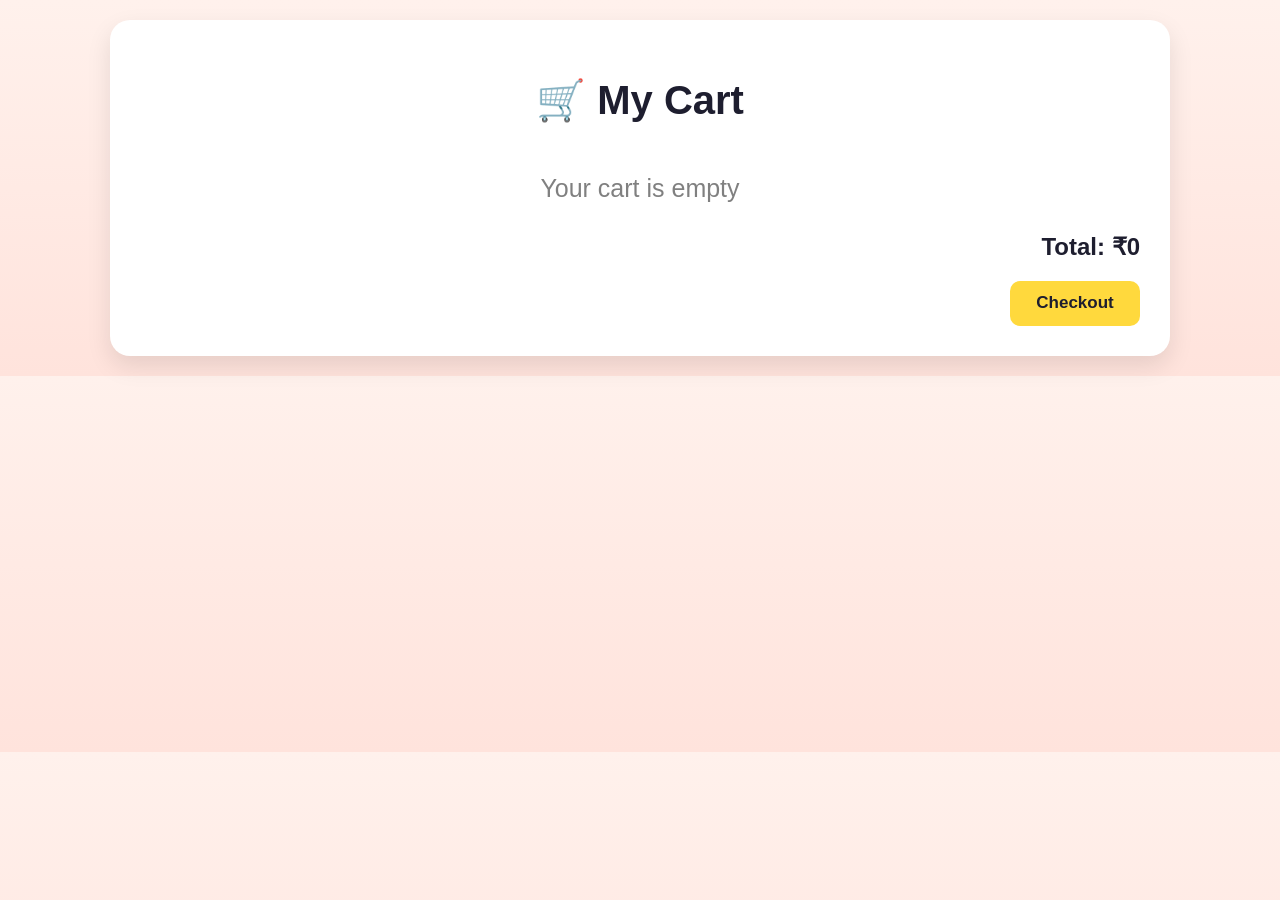
<file: cart.html>
<!DOCTYPE html>
<html lang="en">

<head>
    <meta charset="UTF-8">
    <meta name="viewport" content="width=device-width, initial-scale=1.0">
    <title>My Cart</title>

    <link rel="stylesheet" href="style.css">

    <style>
        .cart-container {
            max-width: 1000px;
            margin: auto;
            background: white;
            padding: 30px;
            border-radius: 20px;
            box-shadow: 0 10px 25px rgba(0, 0, 0, 0.1);
        }

        .cart-title {
            text-align: center;
            font-size: 40px;
            margin-bottom: 30px;
            color: #1E1E2F;
        }

        .cart-item {
            display: flex;
            justify-content: space-between;
            align-items: center;
            padding: 20px;
            margin-bottom: 15px;
            border-radius: 15px;
            background: linear-gradient(120deg, #fccb90 0%, #d57eeb 100%);
        }

        .cart-item h3 {
            margin: 0;
            font-size: 22px;
        }

        .cart-item p {
            margin: 0;
            font-size: 18px;
            font-weight: bold;
        }

        .remove-btn {
            background: crimson;
            color: white;
        }

        .remove-btn:hover {
            background: darkred;
            color: white;
        }

        .total-box {
            margin-top: 30px;
            text-align: right;
        }

        .total-box h2 {
            color: #1E1E2F;
        }

        .empty-cart {
            text-align: center;
            font-size: 25px;
            color: gray;
            margin-top: 50px;
        }
    </style>

</head>

<body>

    <div class="cart-container">

        <h1 class="cart-title">🛒 My Cart</h1>

        <div id="cart-items"></div>

        <div class="total-box">
            <h2 id="total-price">Total: ₹0</h2>

            <button onclick="checkout()">
                Checkout
            </button>
        </div>

    </div>

    <script>

        let cart = JSON.parse(localStorage.getItem("cart")) || [];

        const cartItemsContainer =
            document.getElementById("cart-items");

        const totalPrice =
            document.getElementById("total-price");

        function renderCart() {

            cartItemsContainer.innerHTML = "";

            let total = 0;

            if (cart.length === 0) {

                cartItemsContainer.innerHTML = `
                    <p class="empty-cart">
                        Your cart is empty
                    </p>
                `;

                totalPrice.innerText = "Total: ₹0";

                return;
            }

            cart.forEach((item, index) => {

                total += item.price;

                const div = document.createElement("div");

                div.classList.add("cart-item");

                div.innerHTML = `
                    <div>
                        <h3>${item.name}</h3>
                        <p>₹${item.price}</p>
                    </div>

                    <button class="remove-btn"
                        onclick="removeItem(${index})">
                        Remove
                    </button>
                `;

                cartItemsContainer.appendChild(div);

            });

            totalPrice.innerText = `Total: ₹${total}`;

        }

        function removeItem(index) {

            cart.splice(index, 1);

            localStorage.setItem(
                "cart",
                JSON.stringify(cart)
            );

            renderCart();

        }

        function checkout() {

            if (cart.length === 0) {

                alert("Your cart is empty");

                return;
            }

            alert("Order placed successfully!");

            localStorage.removeItem("cart");

            cart = [];

            renderCart();

        }

        renderCart();

    </script>

</body>

</html>
</file>
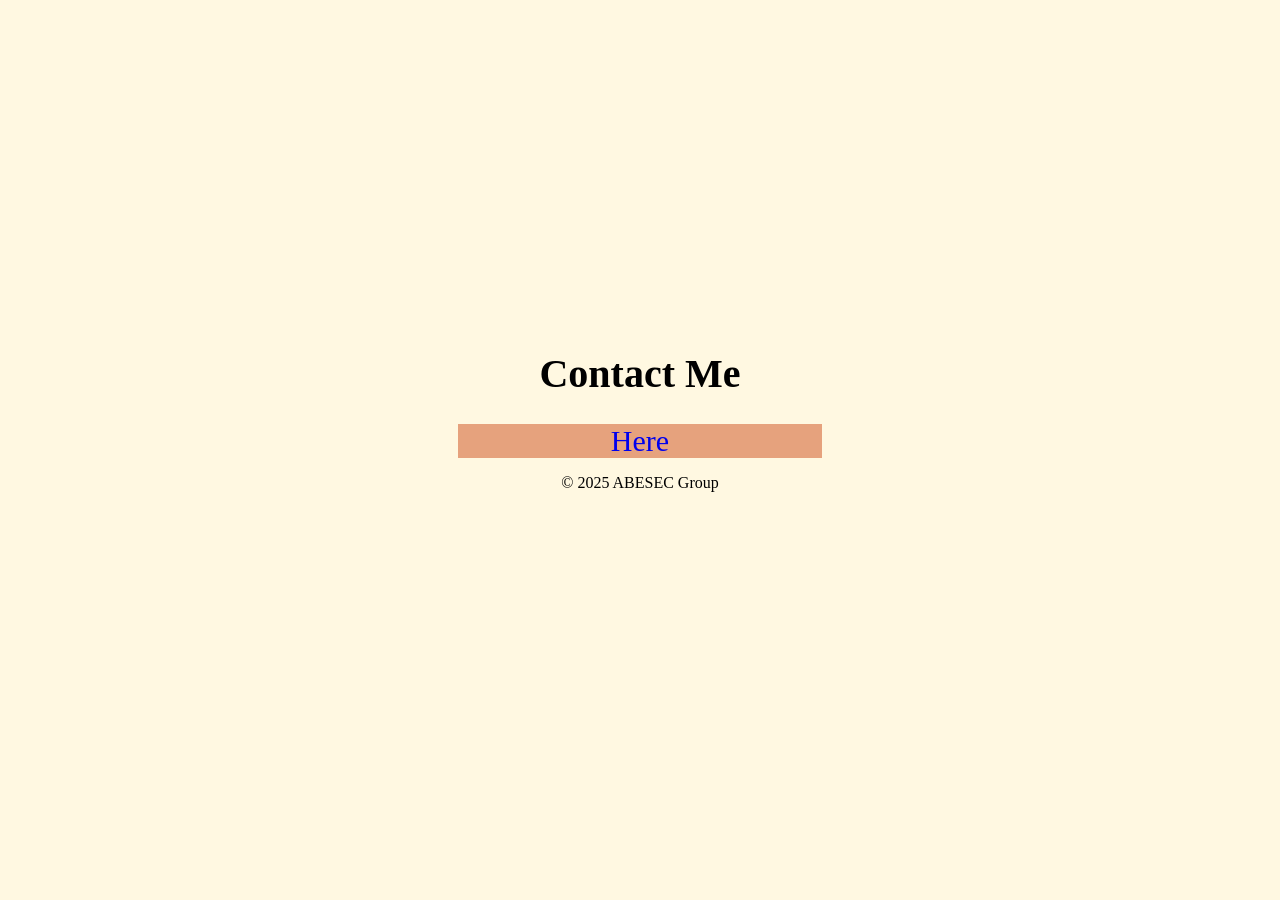
<file: contact.html>
<html>
    <head>
        <title>Contact</title>
    </head>
    <style>
        body{   
            margin-top: 350px;
            background: cadetblue;
            background-color: #fff8e1;
        }

        .msg{
            font-size: 30px;
            text-decoration: solid;
            display: flex;
            justify-content: center;
            background: rgb(230, 162, 125);
            padding: 0;
            margin-right: 450px;
            margin-left: 450px;

        }
    </style>

    <body>
        <center>
            <h1 style="font-size: 40px;">Contact Me</h1>
            <a class="msg" href="https://www.instagram.com/fr.beingdevansh">Here</a>
            <p>© 2025 ABESEC Group</p>
        </center>
    </body>
</html>
</file>
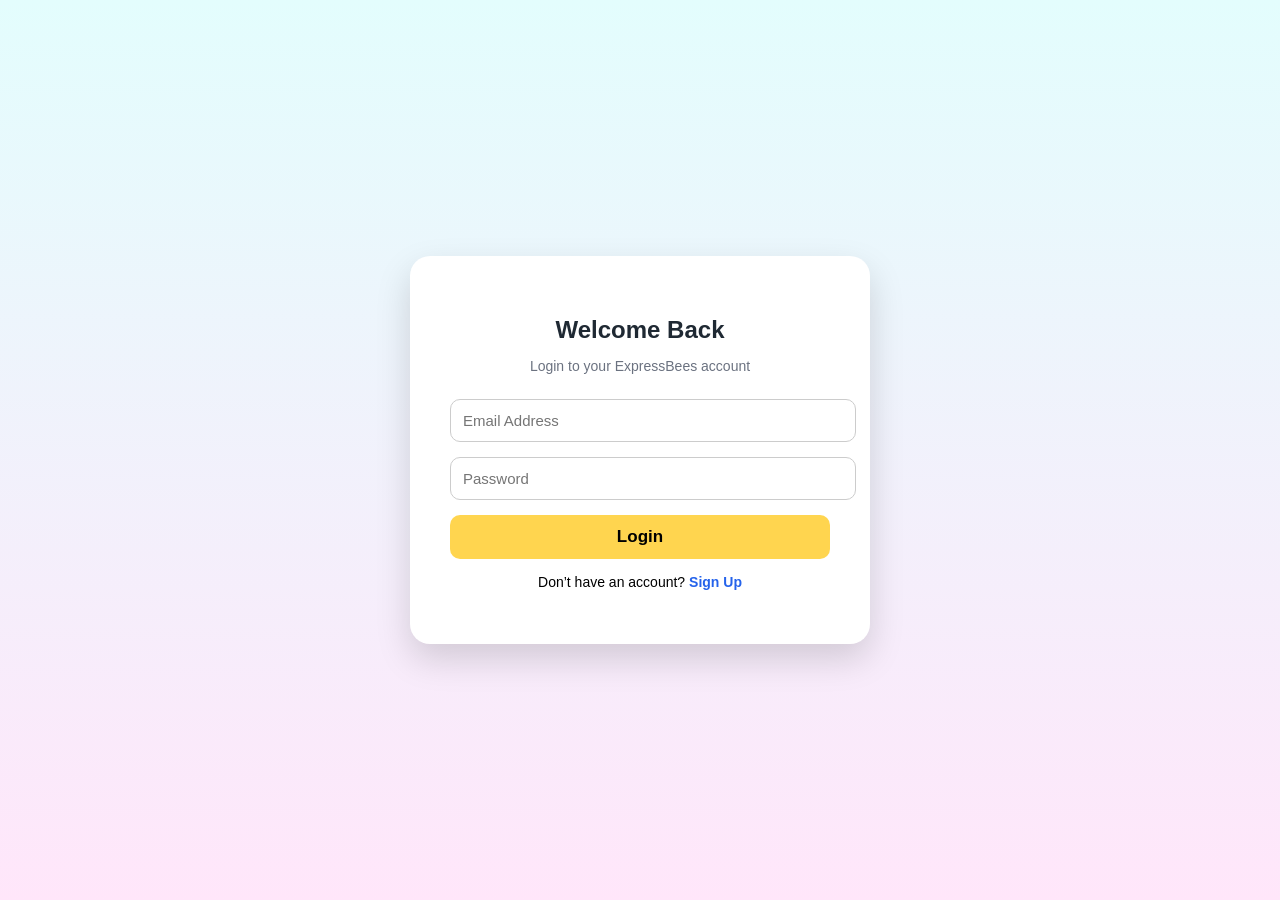
<file: login.html>
<!DOCTYPE html>
<html lang="en">
<head>
<meta charset="UTF-8">
<title>Login | ExpressBees</title>
<meta name="viewport" content="width=device-width, initial-scale=1.0">

<style>
body {
    font-family: Arial, sans-serif;
    background: linear-gradient(to bottom, #e3fdfd, #ffe6fa);
    display: flex;
    justify-content: center;
    align-items: center;
    height: 100vh;
    margin: 0;
}

.login-box {
    background: #ffffff;
    width: 380px;
    padding: 40px;
    border-radius: 20px;
    box-shadow: 0 15px 35px rgba(0,0,0,0.15);
    text-align: center;
}

.login-box h2 {
    margin-bottom: 5px;
    color: #1f2933;
}

.subtitle {
    font-size: 14px;
    margin-bottom: 25px;
    color: #6b7280;
}

.login-box input {
    width: 100%;
    padding: 12px;
    margin-bottom: 15px;
    border-radius: 10px;
    border: 1px solid #ccc;
    font-size: 15px;
}

.login-box input:focus {
    outline: none;
    border-color: #facc15;
}

.login-box button {
    width: 100%;
    padding: 12px;
    background: #ffd54f;
    border: none;
    border-radius: 10px;
    font-size: 17px;
    font-weight: bold;
    cursor: pointer;
}

.login-box button:hover {
    background: #ffca28;
}

.extra-links {
    margin-top: 15px;
    font-size: 14px;
}

.extra-links a {
    color: #2563eb;
    font-weight: bold;
    text-decoration: none;
}

.extra-links a:hover {
    text-decoration: underline;
}
</style>
</head>

<body>

<div class="login-box">
    <h2>Welcome Back</h2>
    <p class="subtitle">Login to your ExpressBees account</p>

    <form>
        <input type="email" placeholder="Email Address" required>
        <input type="password" placeholder="Password" required>

        <button type="submit">Login</button>
    </form>

    <div class="extra-links">
        <p>
            Don’t have an account?
            <a href="signup.html">Sign Up</a>
        </p>
    </div>
</div>

</body>
</html>
</file>
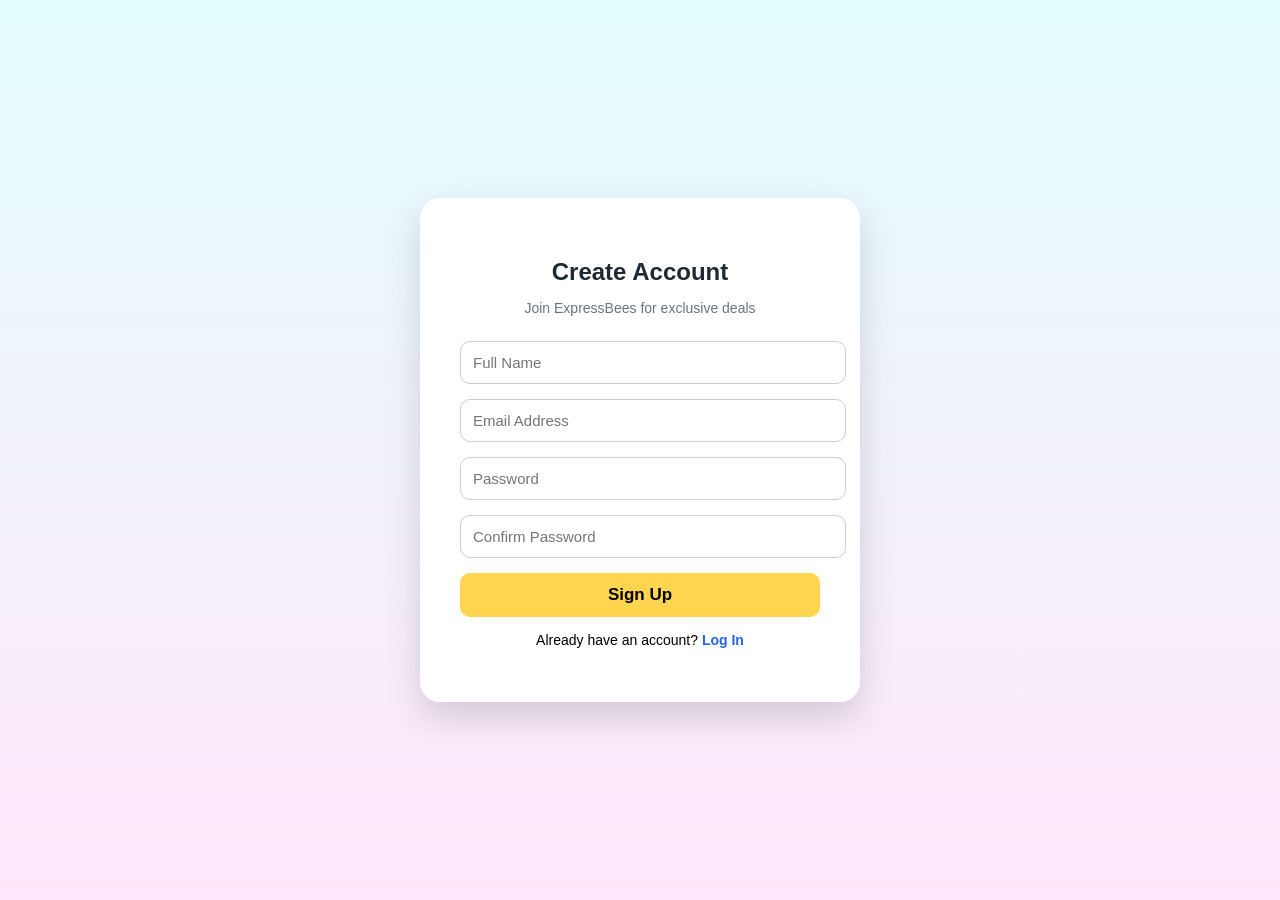
<file: signin.html>
<!DOCTYPE html>
<html lang="en">
<head>
    <meta charset="UTF-8">
    <title>Sign Up | ExpressBees</title>
    <meta name="viewport" content="width=device-width, initial-scale=1.0">

    <style>
        body {
            font-family: Arial, sans-serif;
            background: linear-gradient(to bottom, #e3fdfd, #ffe6fa);
            display: flex;
            justify-content: center;
            align-items: center;
            height: 100vh;
            margin: 0;
        }

        .signup-container {
            background: white;
            padding: 40px;
            width: 360px;
            border-radius: 20px;
            box-shadow: 0 15px 35px rgba(0,0,0,0.15);
            text-align: center;
        }

        .signup-container h2 {
            margin-bottom: 5px;
            color: #1f2933;
        }

        .subtitle {
            font-size: 14px;
            margin-bottom: 25px;
            color: #6b7280;
        }

        .signup-container input {
            width: 100%;
            padding: 12px;
            margin-bottom: 15px;
            border-radius: 10px;
            border: 1px solid #ccc;
            font-size: 15px;
        }

        .signup-container input:focus {
            outline: none;
            border-color: #facc15;
        }

        .signup-container button {
            width: 100%;
            padding: 12px;
            background: #ffd54f;
            border: none;
            border-radius: 10px;
            font-size: 17px;
            font-weight: bold;
            cursor: pointer;
        }

        .signup-container button:hover {
            background: #ffca28;
        }

        .login-link {
            margin-top: 15px;
            font-size: 14px;
        }

        .login-link a {
            color: #2563eb;
            font-weight: bold;
            text-decoration: none;
        }
    </style>
</head>

<body>

<div class="signup-container">
    <h2>Create Account</h2>
    <p class="subtitle">Join ExpressBees for exclusive deals</p>

    <form>
        <input type="text" placeholder="Full Name" required>
        <input type="email" placeholder="Email Address" required>
        <input type="password" placeholder="Password" required>
        <input type="password" placeholder="Confirm Password" required>

        <button type="submit">Sign Up</button>
    </form>

    <p class="login-link">
        Already have an account?
        <a href="login.html">Log In</a>
    </p>
</div>

</body>
</html>
</file>
<file: style.css>
body {
    font-family: Arial, sans-serif;
    margin: 0;
    background: linear-gradient(to bottom, #FFF1EC, #FFE3DC);
    padding: 20px;
}

.navbar {
    display: flex;
    justify-content: space-between;
    align-items: center;
    background: #1E1E2F;
    padding: 15px 25px;
    border-radius: 15px;
    margin-bottom: 40px;
}

.search-box {
    display: flex;
    align-items: center;
    background: linear-gradient(135deg, #ffffff, #f5f5f5);
    border-radius: 25px;
    padding: 5px;
    width: 260px;
    box-shadow: 0 5px 15px rgba(0, 0, 0, 0.15);
}

.search-box input {
    border: none;
    outline: none;
    padding: 10px 14px;
    font-size: 16px;
    flex: 1;
    background: transparent;
    color: #1E1E2F;
}

.search-box input::placeholder {
    color: #888;
}

.search-btn {
    background: linear-gradient(135deg, #FF3B3B, #FF6F61);
    border: none;
    color: #fff;
    padding: 10px 14px;
    border-radius: 50%;
    cursor: pointer;
    font-size: 16px;
}

.logo {
    font-size: 26px;
    font-weight: bold;
    color: #FFD93D;
}

.link,
.nav-links {
    list-style: none;
    display: flex;
    gap: 20px;
    font-size: 18px;
}

.link li a,
.nav-links li a {
    text-decoration: none;
    color: #FF6F61;
    font-weight: bold;
    transition: 0.3s;
}

.link li a:hover,
.nav-links li a:hover {
    color: #FFD93D;
}

#tech {
    background: #94f4f1;
    padding: 20px;
    border-radius: 50px;
    border-style: solid;
    color: #000000;
}

#fashion {
    background: #eff494;
    padding: 20px;
    border-radius: 50px;
    border-style: solid;
    color: #000000;
}

#accessories {
    background: #d8f1bd;
    padding: 20px;
    border-radius: 50px;
    border-style: solid;
    color: #000000;
}

#toys {
    background: #f0bf7a;
    padding: 20px;
    border-radius: 50px;
    border-style: solid;
    color: #000000;
}

.category {
    margin-bottom: 60px;
}

.category-title {
    margin-left: 150px;
    font-size: 34px;
    font-weight: bold;
    margin-bottom: 30px;
    color: #1E1E2F;
    letter-spacing: 2px;
}

.grid {
    max-width: 1200px;
    display: grid;
    grid-template-columns: repeat(auto-fit, minmax(250px, 1fr));
    gap: 20px;
    margin: 0 auto;
    align-items: stretch;
}

.product {
    padding: 25px;
    text-align: center;
    border-radius: 20px;
    display: flex;
    flex-direction: column;
    align-items: center;
    height: 420px;
    color: #1E1E2F;
    box-shadow: 0 10px 25px rgba(0, 0, 0, 0.08);
    transition: 0.3s;
}

.product:hover {
    transform: translateY(-8px);
}

.c {
    background: linear-gradient(120deg, #fccb90 0%, #d57eeb 100%);
}

.pimg {
    width: 100%;
    max-width: 180px;
    height: 180px;
    object-fit: cover;
    margin-bottom: 20px;
    background-color: rgba(255, 255, 255, 0.6);
    border-radius: 15px;
    box-shadow: 0 5px 15px rgba(0, 0, 0, 0.1);
}

.pname {
    font-size: 22px;
    font-weight: bold;
    text-align: center;
    height: 54px;
    display: flex;
    align-items: center;
    justify-content: center;
}

.price {
    font-size: 19px;
    font-weight: bold;
    margin-bottom: 10px;
}

.btn-group {
    display: flex;
    gap: 10px;
    margin-top: auto;
}

.cart-btn {
    background: #1E1E2F;
    color: white;
}

button,
.cart-btn {
    background-color: #FFD93D;
    color: #1E1E2F;
    width: 130px;
    height: 45px;
    margin-top: auto;
    font-size: 17px;
    font-weight: bold;
    border-radius: 10px;
    cursor: pointer;
    border: none;
    transition: 0.3s;
}

.cart-btn:hover {
    background: #333;
    color: white;
}

button:hover {
    background-color: #ffffff;
    color: #000000;
    transform: scale(1.1);
}

.cart-box {
    background: #FFD93D;
    color: #1E1E2F;
    padding: 10px 18px;
    border-radius: 12px;
    font-weight: bold;
    cursor: pointer;
    transition: 0.3s;
}

.cart-box:hover {
    transform: scale(1.05);
    background: white;
}

@media (max-width: 600px) {

    body {
        padding: 10px;
    }

    .navbar {
        flex-direction: column;
        gap: 15px;
        padding: 15px;
        text-align: center;
    }

    .logo {
        font-size: 22px;
    }

    .search-box {
        width: 100%;
    }

    .link,
    .nav-links {
        flex-wrap: wrap;
        justify-content: center;
        gap: 10px;
        font-size: 16px;
    }

    .category-title {
        margin-left: 0;
        text-align: center;
        font-size: 26px;
    }

    .grid {
        grid-template-columns: 1fr;
    }

    .product {
        height: auto;
    }

    .pimg {
        max-width: 160px;
        height: 160px;
    }
}

@media (min-width: 601px) and (max-width: 992px) {

    .navbar {
        flex-wrap: wrap;
        gap: 15px;
    }

    .search-box {
        width: 220px;
    }

    .category-title {
        margin-left: 0;
        text-align: center;
        font-size: 30px;
    }

    .grid {
        grid-template-columns: repeat(2, 1fr);
    }

    .product {
        height: auto;
    }

    .pimg {
        max-width: 170px;
        height: 170px;
    }
}

#menu-toggle {
    display: none;
}

.hamburger {
    display: none;
    font-size: 30px;
    cursor: pointer;
    color: #FFD93D;
}

@media (max-width: 600px) {

    .hamburger {
        display: block;
    }

    .link,
    .nav-links {
        display: none;
        flex-direction: column;
        width: 100%;
        background: #1E1E2F;
        padding: 15px 0;
        border-radius: 15px;
    }

    #menu-toggle:checked~.link,
    #menu-toggle:checked~.nav-links {
        display: flex;
    }

    .link li,
    .nav-links li {
        text-align: center;
        padding: 10px 0;
    }
}
</file>
